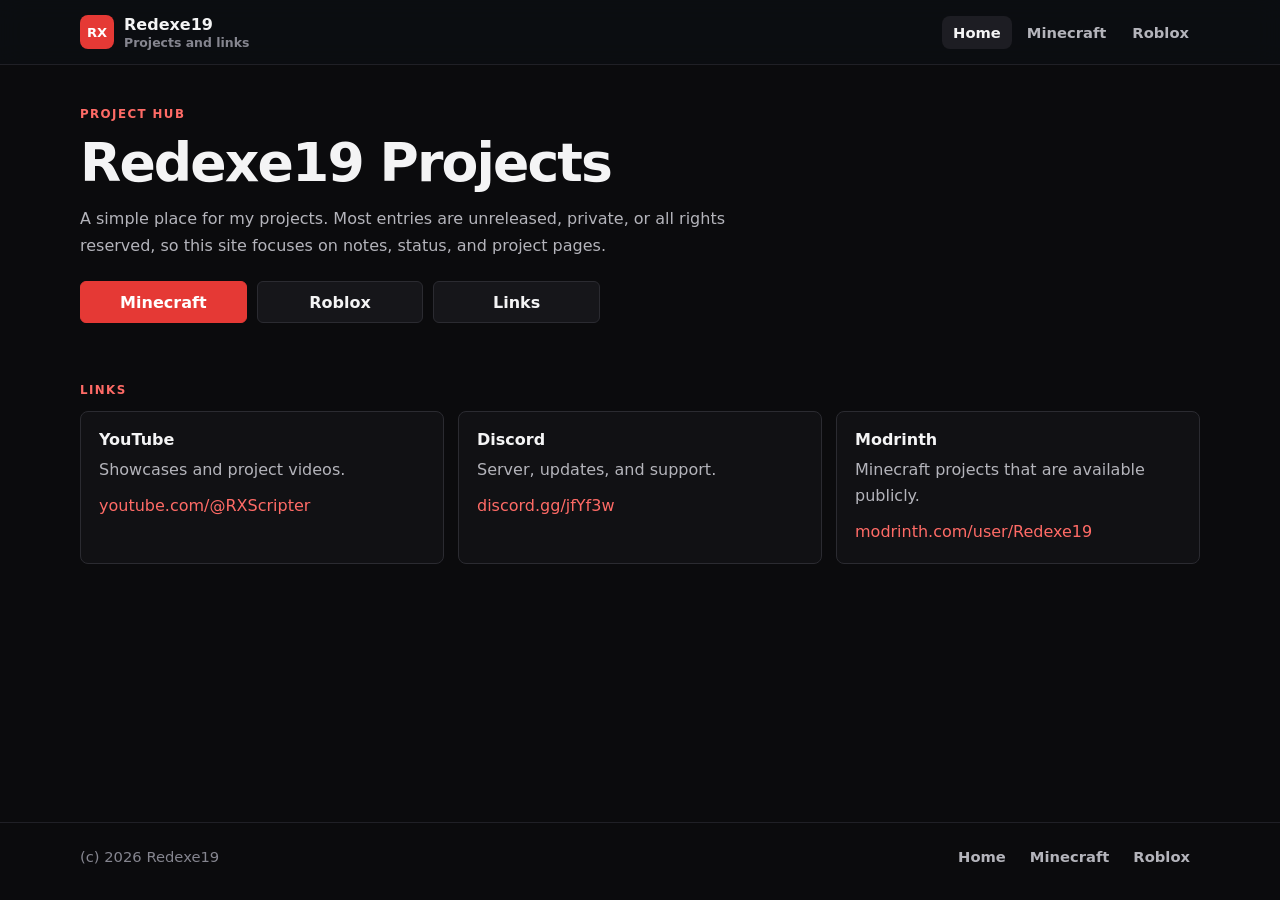
<file: index.html>
<!DOCTYPE html>
<html lang="en">
<head>
  <meta charset="UTF-8" />
  <meta name="viewport" content="width=device-width, initial-scale=1.0" />
  <title>Redexe19</title>
  <meta name="description" content="Redexe19's project hub for Minecraft, Roblox, and links." />
  <link rel="icon" type="image/svg+xml" href="assets/favicon.svg" />
  <link rel="stylesheet" href="assets/css/style.css" />
</head>
<body>
  <div class="page-shell">
    <header class="topbar">
      <div class="topbar-inner">
        <a class="brand" href="index.html">
          <span class="brand-badge">RX</span>
          <div>
            <div>Redexe19</div>
            <div class="brand-sub">Projects and links</div>
          </div>
        </a>
        <nav class="nav" aria-label="Primary navigation">
          <a class="active" href="index.html">Home</a>
          <a href="minecraft/index.html">Minecraft</a>
          <a href="roblox/index.html">Roblox</a>
        </nav>
      </div>
    </header>

    <main class="container">
      <section class="home-hero">
        <div class="home-copy">
          <p class="kicker">Project hub</p>
          <h1 class="page-title">Redexe19 Projects</h1>
          <p class="lead">
            A simple place for my projects. Most entries are unreleased, private, or all rights reserved,
            so this site focuses on notes, status, and project pages.
          </p>

          <div class="cta-row three">
            <a class="cta-btn primary" href="minecraft/index.html">Minecraft</a>
            <a class="cta-btn" href="roblox/index.html">Roblox</a>
            <a class="cta-btn" href="#links">Links</a>
          </div>
        </div>
      </section>

      <section class="section" id="links">
        <div class="section-title">Links</div>
        <div class="info-panels">
          <article class="panel">
            <h3>YouTube</h3>
            <p>Showcases and project videos.</p>
            <p><a href="https://www.youtube.com/@RXScripter" target="_blank" rel="noreferrer">youtube.com/@RXScripter</a></p>
          </article>
          <article class="panel">
            <h3>Discord</h3>
            <p>Server, updates, and support.</p>
            <p><a href="https://discord.gg/jfYf3w" target="_blank" rel="noreferrer">discord.gg/jfYf3w</a></p>
          </article>
          <article class="panel">
            <h3>Modrinth</h3>
            <p>Minecraft projects that are available publicly.</p>
            <p><a href="https://modrinth.com/user/Redexe19" target="_blank" rel="noreferrer">modrinth.com/user/Redexe19</a></p>
          </article>
        </div>
      </section>
    </main>

    <footer class="footer">
      <div class="footer-inner">
        <div>(c) 2026 Redexe19</div>
        <div class="footer-links">
          <a href="index.html">Home</a>
          <a href="minecraft/index.html">Minecraft</a>
          <a href="roblox/index.html">Roblox</a>
        </div>
      </div>
    </footer>
  </div>
</body>
</html>
</file>
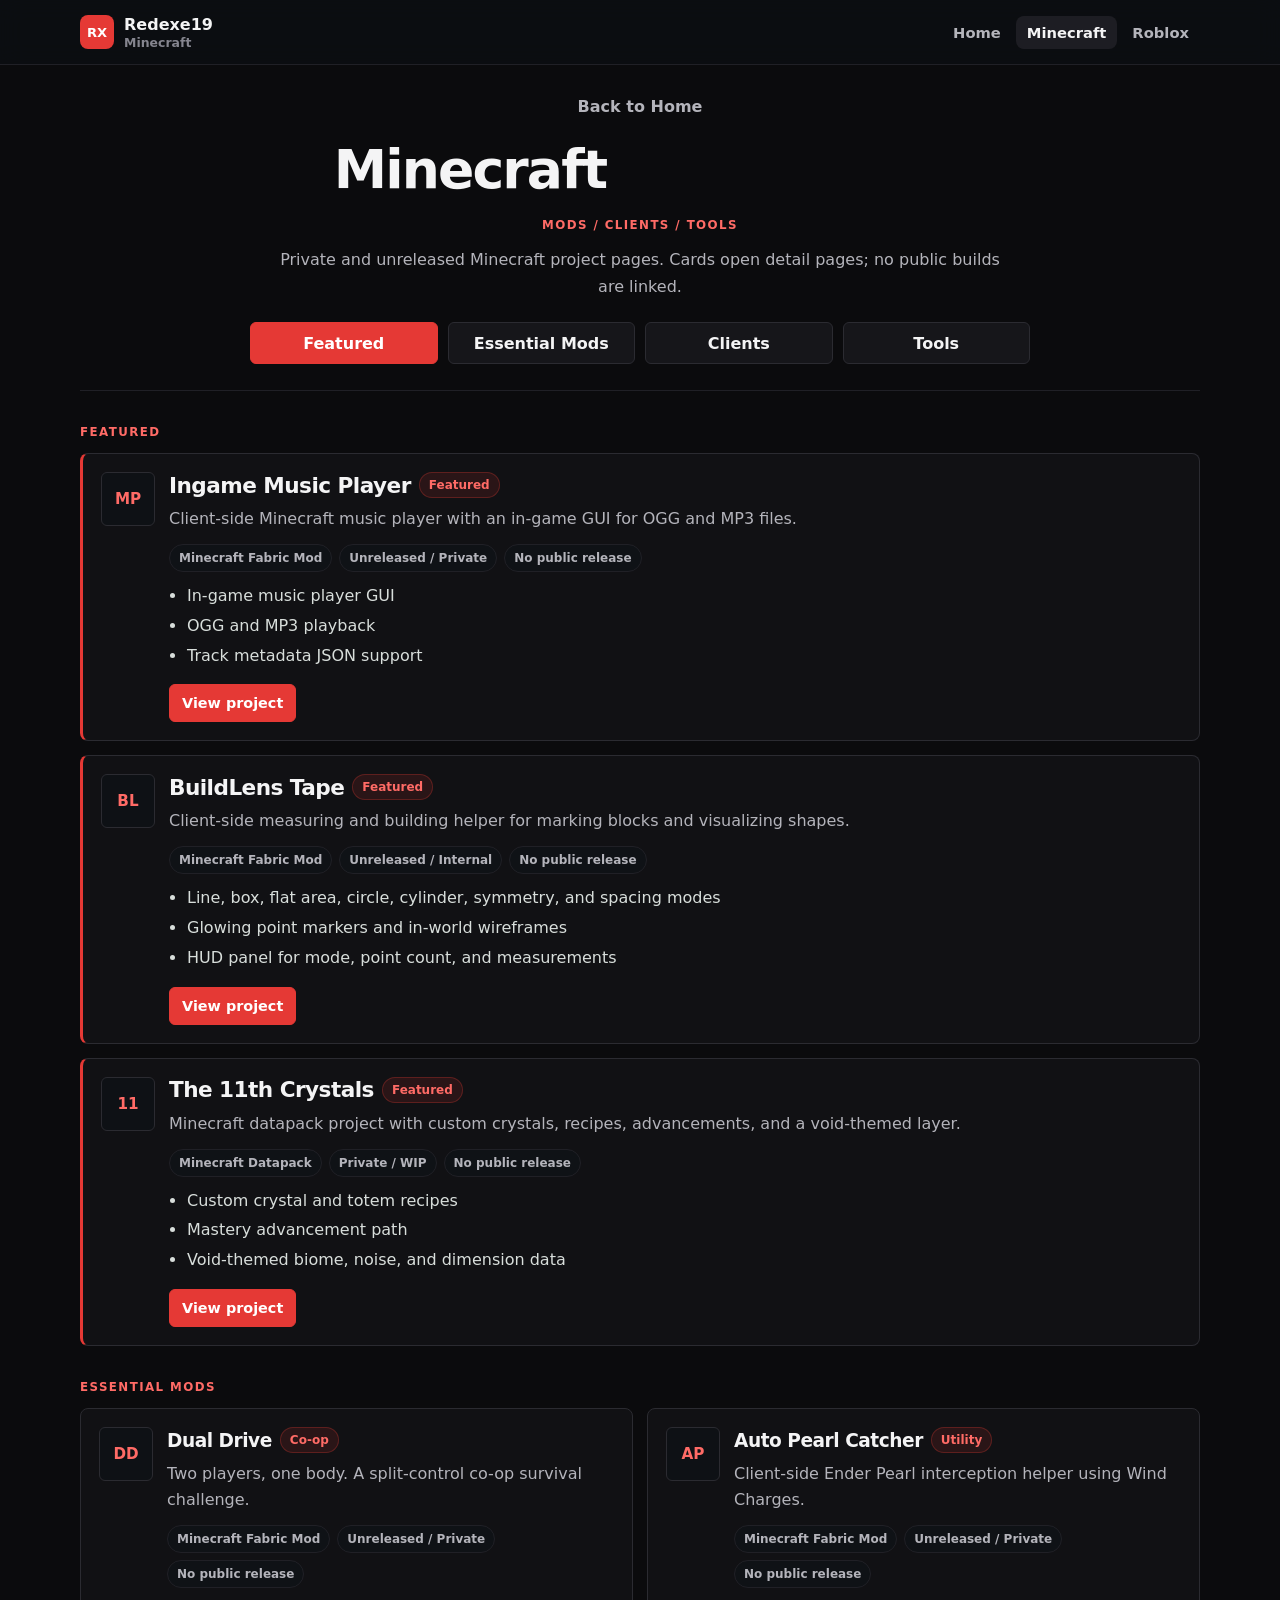
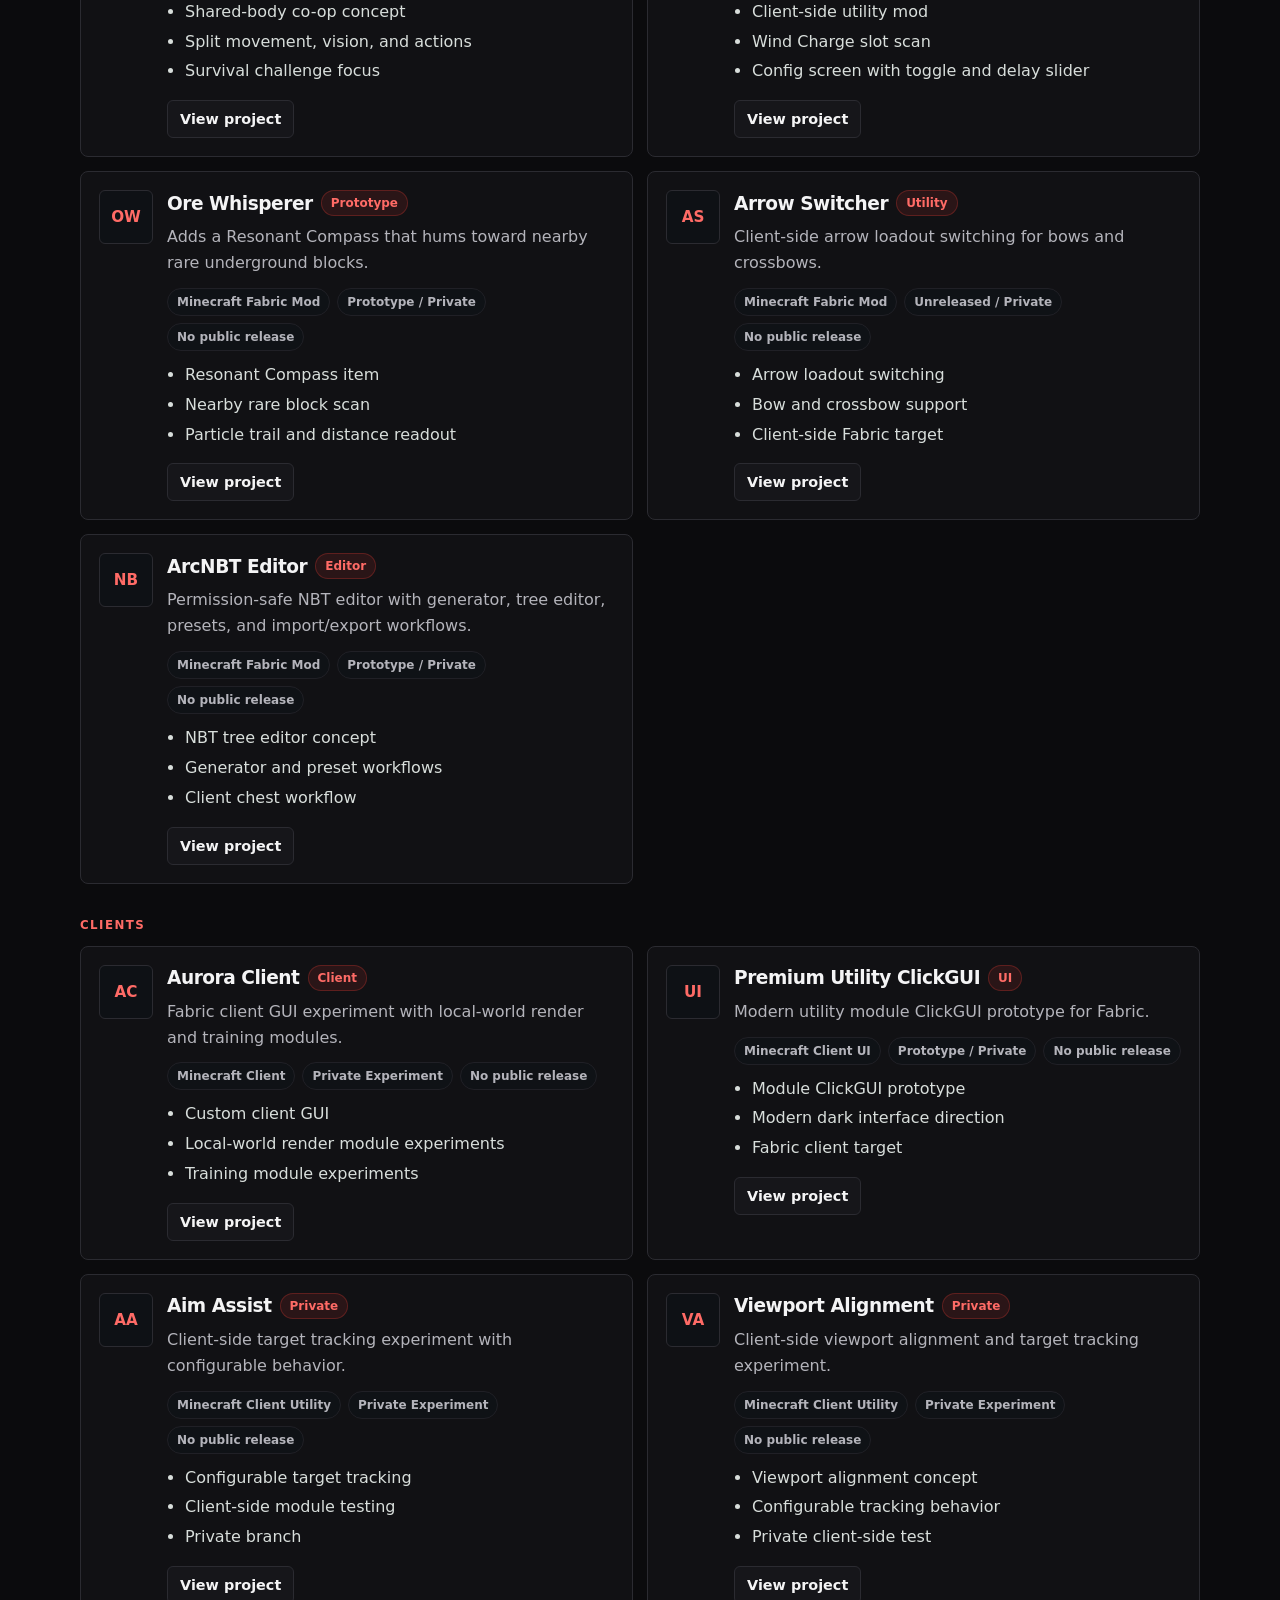
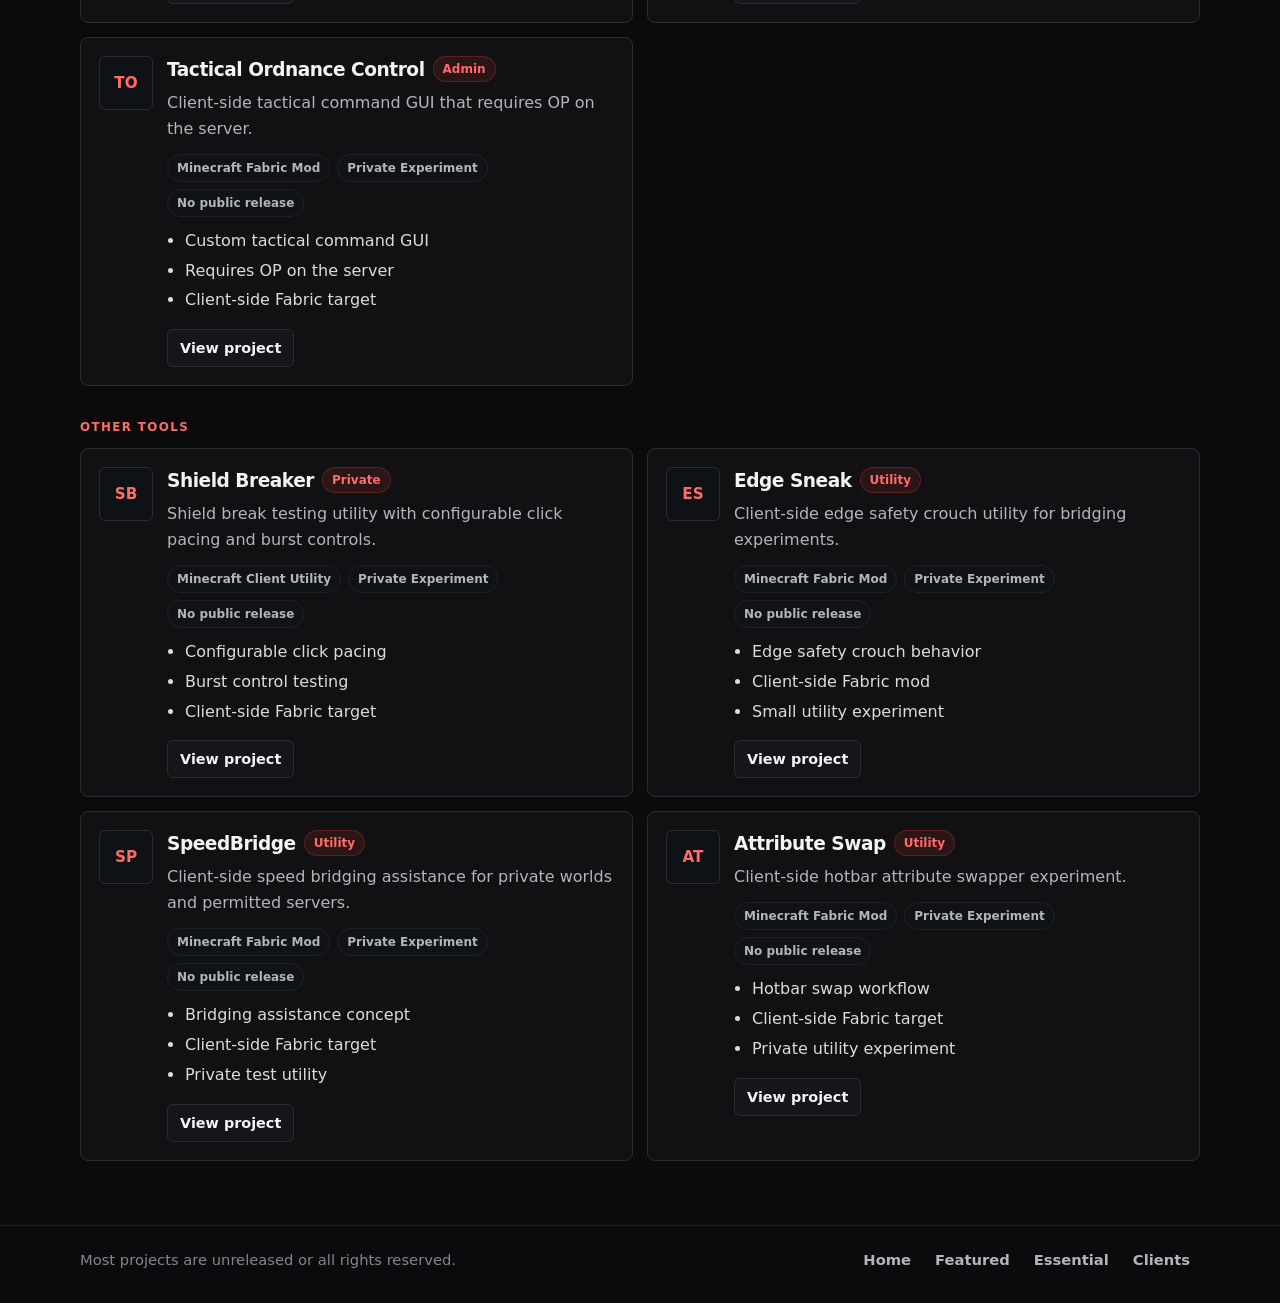
<file: minecraft/index.html>
<!DOCTYPE html>
<html lang="en">
<head>
  <meta charset="UTF-8" />
  <meta name="viewport" content="width=device-width, initial-scale=1.0" />
  <title>Redexe19 Minecraft</title>
  <meta name="description" content="Minecraft mods, clients, tools, project notes, and status pages by Redexe19." />
  <link rel="icon" type="image/svg+xml" href="../assets/favicon.svg" />
  <link rel="stylesheet" href="../assets/css/style.css" />
</head>
<body>
  <div class="page-shell">
    <header class="topbar">
      <div class="topbar-inner">
        <a class="brand" href="../index.html">
          <span class="brand-badge">RX</span>
          <div>
            <div>Redexe19</div>
            <div class="brand-sub">Minecraft</div>
          </div>
        </a>
        <nav class="nav" aria-label="Primary navigation">
          <a href="../index.html">Home</a>
          <a class="active" href="index.html">Minecraft</a>
          <a href="../roblox/index.html">Roblox</a>
        </nav>
      </div>
    </header>

    <main class="container">
      <section class="hero">
        <a class="back-link" href="../index.html">Back to Home</a>
        <h1 class="big-title red">Minecraft</h1>
        <div class="eyebrow">Mods / Clients / Tools</div>
        <p class="hero-desc">
          Private and unreleased Minecraft project pages. Cards open detail pages; no public builds are linked.
        </p>

        <div class="cta-row">
          <a class="cta-btn primary" href="#featured">Featured</a>
          <a class="cta-btn" href="#essential">Essential Mods</a>
          <a class="cta-btn" href="#clients">Clients</a>
          <a class="cta-btn" href="#tools">Tools</a>
        </div>

        <div class="divider"></div>
      </section>

      <section class="section" id="featured">
        <div class="section-title">Featured</div>
        <div id="mc-featured"></div>
      </section>

      <section class="section" id="essential">
        <div class="section-title">Essential mods</div>
        <div class="grid two" id="mc-essential"></div>
      </section>

      <section class="section" id="clients">
        <div class="section-title">Clients</div>
        <div class="grid two" id="mc-clients"></div>
      </section>

      <section class="section" id="tools">
        <div class="section-title">Other tools</div>
        <div class="grid two" id="mc-tools"></div>
      </section>
    </main>

    <footer class="footer">
      <div class="footer-inner">
        <div>Most projects are unreleased or all rights reserved.</div>
        <div class="footer-links">
          <a href="../index.html">Home</a>
          <a href="#featured">Featured</a>
          <a href="#essential">Essential</a>
          <a href="#clients">Clients</a>
        </div>
      </div>
    </footer>
  </div>

  <script src="../assets/js/renderer.js"></script>
  <script src="../assets/js/project-data.js"></script>
  <script src="../assets/js/minecraft-data.js"></script>
  <script>
    renderFeatured('mc-featured', minecraftFeatured);
    renderGrid('mc-essential', minecraftEssential);
    renderGrid('mc-clients', minecraftClients);
    renderGrid('mc-tools', minecraftTools);
  </script>
</body>
</html>
</file>
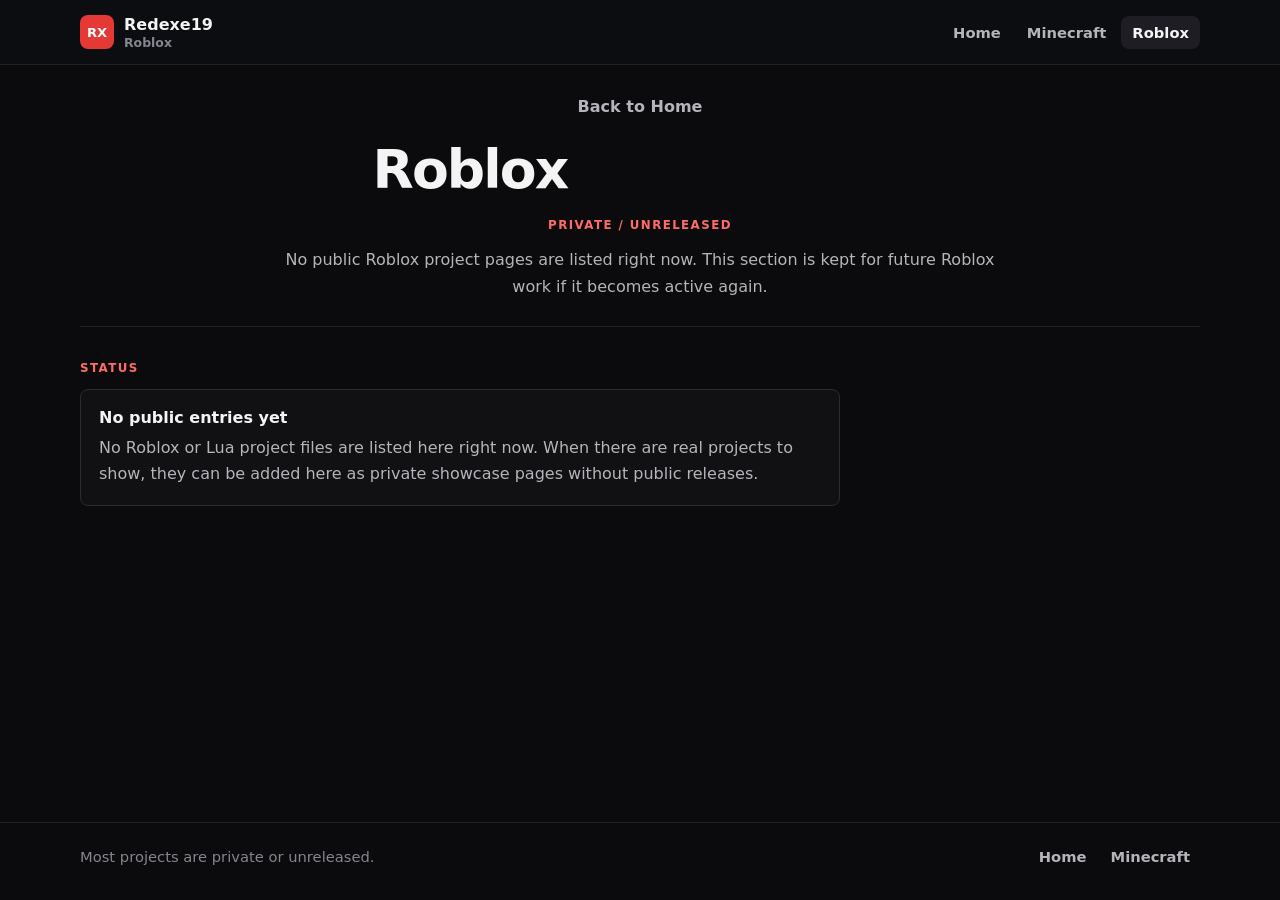
<file: roblox/index.html>
<!DOCTYPE html>
<html lang="en">
<head>
  <meta charset="UTF-8" />
  <meta name="viewport" content="width=device-width, initial-scale=1.0" />
  <title>Redexe19 Roblox</title>
  <meta name="description" content="Roblox project notes and status by Redexe19." />
  <link rel="icon" type="image/svg+xml" href="../assets/favicon.svg" />
  <link rel="stylesheet" href="../assets/css/style.css" />
</head>
<body>
  <div class="page-shell">
    <header class="topbar">
      <div class="topbar-inner">
        <a class="brand" href="../index.html">
          <span class="brand-badge">RX</span>
          <div>
            <div>Redexe19</div>
            <div class="brand-sub">Roblox</div>
          </div>
        </a>
        <nav class="nav" aria-label="Primary navigation">
          <a href="../index.html">Home</a>
          <a href="../minecraft/index.html">Minecraft</a>
          <a class="active" href="index.html">Roblox</a>
        </nav>
      </div>
    </header>

    <main class="container">
      <section class="hero">
        <a class="back-link" href="../index.html">Back to Home</a>
        <h1 class="big-title red">Roblox</h1>
        <div class="eyebrow">Private / Unreleased</div>
        <p class="hero-desc">
          No public Roblox project pages are listed right now. This section is kept for future Roblox
          work if it becomes active again.
        </p>

        <div class="divider"></div>
      </section>

      <section class="section">
        <div class="section-title">Status</div>
        <article class="panel empty-panel">
          <h3>No public entries yet</h3>
          <p>
            No Roblox or Lua project files are listed here right now. When there are real projects to show,
            they can be added here as private showcase pages without public releases.
          </p>
        </article>
      </section>
    </main>

    <footer class="footer">
      <div class="footer-inner">
        <div>Most projects are private or unreleased.</div>
        <div class="footer-links">
          <a href="../index.html">Home</a>
          <a href="../minecraft/index.html">Minecraft</a>
        </div>
      </div>
    </footer>
  </div>
</body>
</html>
</file>
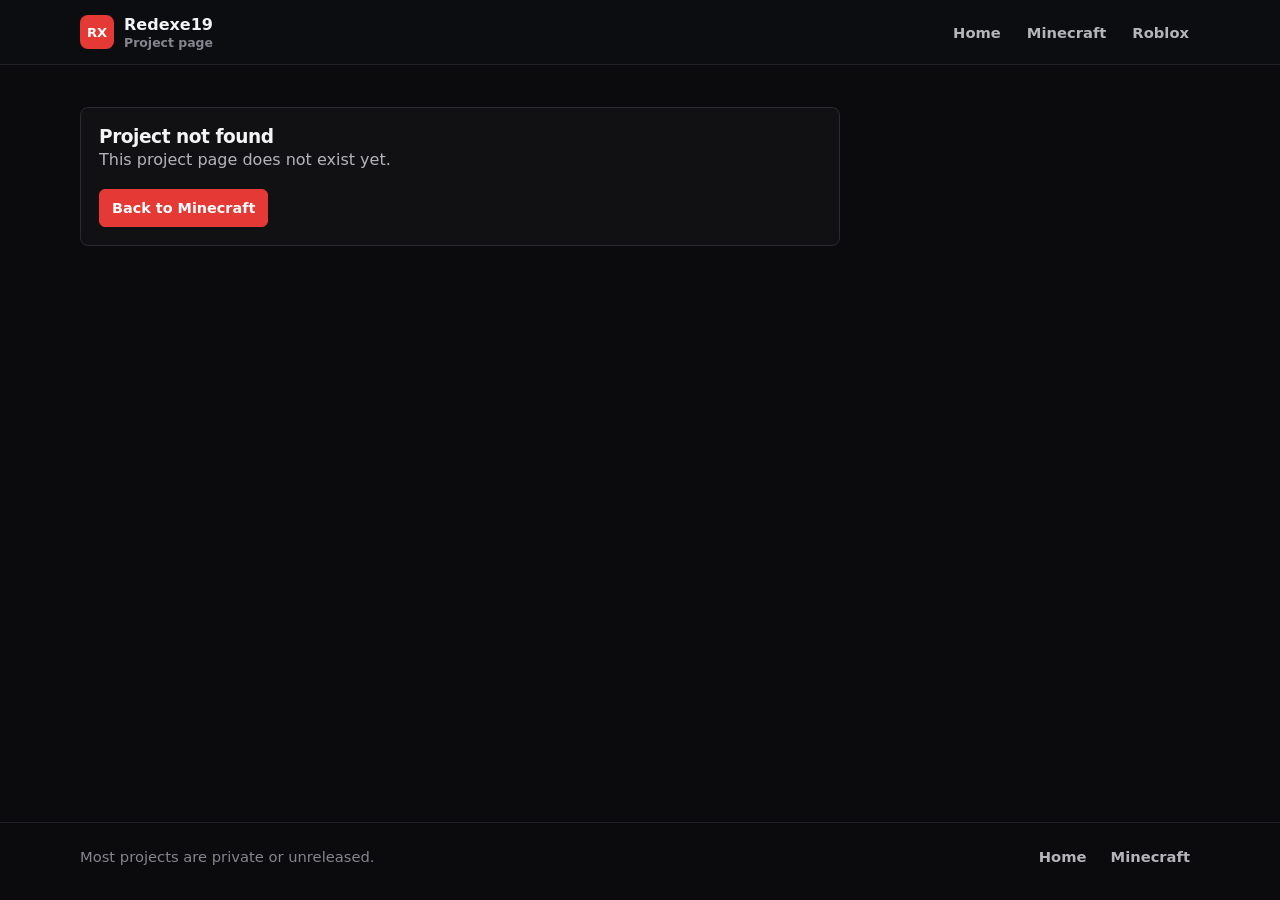
<file: project.html>
<!DOCTYPE html>
<html lang="en">
<head>
  <meta charset="UTF-8" />
  <meta name="viewport" content="width=device-width, initial-scale=1.0" />
  <title>Project - Redexe19</title>
  <meta name="description" content="Private project detail page by Redexe19." />
  <link rel="icon" type="image/svg+xml" href="assets/favicon.svg" />
  <link rel="stylesheet" href="assets/css/style.css" />
</head>
<body>
  <div class="page-shell">
    <header class="topbar">
      <div class="topbar-inner">
        <a class="brand" href="index.html">
          <span class="brand-badge">RX</span>
          <div>
            <div>Redexe19</div>
            <div class="brand-sub">Project page</div>
          </div>
        </a>
        <nav class="nav" aria-label="Primary navigation">
          <a href="index.html">Home</a>
          <a href="minecraft/index.html">Minecraft</a>
          <a href="roblox/index.html">Roblox</a>
        </nav>
      </div>
    </header>

    <main class="container">
      <section class="project-detail" id="project-detail">
        <article class="panel empty-panel">
          <h1 class="small-title">Loading project</h1>
          <p>Loading project details.</p>
        </article>
      </section>
    </main>

    <footer class="footer">
      <div class="footer-inner">
        <div>Most projects are private or unreleased.</div>
        <div class="footer-links">
          <a href="index.html">Home</a>
          <a href="minecraft/index.html">Minecraft</a>
        </div>
      </div>
    </footer>
  </div>

  <script src="assets/js/renderer.js"></script>
  <script src="assets/js/project-data.js"></script>
  <script src="assets/js/project-page.js"></script>
</body>
</html>
</file>
<file: assets/css/style.css>
:root{
  --bg:#0b0b0d;
  --surface:#111114;
  --surface-2:#16161a;
  --surface-3:#1d1d23;
  --line:#2b2b31;
  --line-soft:#202026;
  --text:#f4f4f5;
  --muted:#b4b4bb;
  --muted-2:#85858f;
  --accent:#e53935;
  --accent-2:#ff6b66;
  --accent-soft:rgba(229,57,53,.12);
  --danger:#ff6b66;
  --shadow:none;
  --radius:8px;
  --radius-sm:6px;
  --max:1120px;
}

*{box-sizing:border-box}
html{scroll-behavior:smooth}
body{
  margin:0;
  font-family:Inter, ui-sans-serif, system-ui, -apple-system, BlinkMacSystemFont, "Segoe UI", sans-serif;
  color:var(--text);
  background:var(--bg);
}
a{text-decoration:none;color:inherit}
button,input{font:inherit}

.page-shell{
  min-height:100vh;
  display:flex;
  flex-direction:column;
}

.topbar{
  position:sticky;
  top:0;
  z-index:50;
  background:rgba(13,15,18,.92);
  border-bottom:1px solid var(--line-soft);
  backdrop-filter:blur(12px);
}
.topbar-inner{
  width:min(var(--max), calc(100% - 32px));
  margin:0 auto;
  min-height:64px;
  display:flex;
  align-items:center;
  justify-content:space-between;
  gap:18px;
}
.brand{
  display:flex;
  align-items:center;
  gap:10px;
  min-width:0;
  font-weight:800;
}
.brand-badge{
  width:34px;
  height:34px;
  border-radius:8px;
  display:grid;
  place-items:center;
  color:#fff;
  background:var(--accent);
  font-size:.82rem;
  font-weight:900;
  flex:0 0 auto;
}
.brand-sub{
  color:var(--muted-2);
  font-size:.78rem;
  font-weight:650;
  margin-top:1px;
}
.nav{
  display:flex;
  align-items:center;
  flex-wrap:wrap;
  gap:4px;
}
.nav a{
  padding:8px 11px;
  border-radius:8px;
  color:var(--muted);
  font-size:.92rem;
  font-weight:700;
  transition:background .15s ease, color .15s ease;
}
.nav a:hover,
.nav a.active{
  color:var(--text);
  background:var(--surface-3);
}

.container{
  width:min(var(--max), calc(100% - 32px));
  margin:0 auto;
  flex:1;
}

.home-hero,
.hub-hero{
  display:grid;
  grid-template-columns:1fr;
  gap:18px;
  align-items:stretch;
  padding:42px 0 8px;
}
.home-copy,
.hub-main{
  min-height:100%;
  padding:0;
  border:0;
  border-radius:0;
  background:transparent;
  box-shadow:none;
}
.hub-side{
  display:grid;
  gap:14px;
  align-self:start;
}
.hub-card,
.directory-card,
.panel,
.project-card,
.featured-card{
  border:1px solid var(--line);
  border-radius:var(--radius);
  background:var(--surface);
  box-shadow:var(--shadow);
}
.hub-card,
.directory-card,
.panel,
.project-card,
.featured-card{
  transition:border-color .15s ease, transform .15s ease, background .15s ease;
}
.hub-card:hover,
.directory-card:hover,
.project-card:hover,
.featured-card:hover,
.panel:hover{
  border-color:#4a3030;
  background:var(--surface-2);
}
.directory-card,
.hub-card{
  display:flex;
  flex-direction:column;
  justify-content:flex-start;
  min-height:0;
  padding:22px;
}
.hub-card:hover,
.directory-card:hover{
  transform:translateY(-1px);
}
.hub-card h3,
.directory-card h3{
  margin:0 0 8px;
  font-size:1.15rem;
  letter-spacing:-.02em;
}
.hub-card p,
.directory-card p{
  margin:0 0 18px;
  color:var(--muted);
  line-height:1.6;
}

.kicker,
.hub-kicker,
.eyebrow,
.section-title{
  color:var(--accent-2);
  text-transform:uppercase;
  letter-spacing:.12em;
  font-size:.74rem;
  font-weight:850;
}
.kicker,
.hub-kicker{
  margin:0 0 14px;
}
.page-title,
.hub-title,
.big-title{
  margin:0;
  max-width:780px;
  font-size:clamp(2rem, 5vw, 3.35rem);
  line-height:1.04;
  letter-spacing:-.035em;
}
.hub-title span,
.big-title.red{
  color:var(--text);
  background:none;
  -webkit-text-fill-color:currentColor;
}
.lead,
.hub-text,
.hero-desc{
  max-width:720px;
  margin:14px 0 0;
  color:var(--muted);
  font-size:1rem;
  line-height:1.7;
}
.hero-desc{
  margin-left:auto;
  margin-right:auto;
  text-align:center;
}
.home-meta,
.stats{
  display:grid;
  grid-template-columns:repeat(3,1fr);
  gap:10px;
  margin-top:26px;
}
.stat{
  padding:14px;
  border:1px solid var(--line-soft);
  border-radius:var(--radius-sm);
  background:#101318;
}
.stat strong{
  display:block;
  margin-bottom:4px;
  font-size:1rem;
}
.stat span{
  color:var(--muted-2);
  font-size:.86rem;
  line-height:1.45;
}

.hero{
  padding:32px 0 0;
  text-align:center;
}
.hero.compact{
  padding:28px 0 8px;
}
.back-link{
  display:inline-flex;
  align-items:center;
  color:var(--muted);
  font-weight:700;
  margin-bottom:26px;
}
.back-link:hover{color:var(--accent-2)}
.eyebrow{
  margin:20px 0 0;
}
.cta-row{
  display:grid;
  grid-template-columns:repeat(4,1fr);
  gap:10px;
  max-width:780px;
  margin:22px auto 18px;
}
.cta-row.three{
  grid-template-columns:repeat(3,1fr);
  max-width:520px;
  margin-left:0;
  margin-right:0;
}
.cta-btn,
.action-btn{
  min-height:42px;
  display:inline-flex;
  align-items:center;
  justify-content:center;
  border:1px solid var(--line);
  border-radius:var(--radius-sm);
  background:var(--surface-2);
  color:var(--text);
  font-weight:800;
  transition:background .15s ease, border-color .15s ease, color .15s ease;
}
.cta-btn{
  padding:0 14px;
}
.action-btn{
  min-height:38px;
  padding:0 12px;
  font-size:.9rem;
}
.cta-btn:hover,
.action-btn:hover{
  border-color:#674040;
  background:var(--surface-3);
}
.cta-btn.primary,
.action-btn.white{
  background:var(--accent);
  border-color:var(--accent);
  color:#fff;
}
.cta-btn.primary:hover,
.action-btn.white:hover{
  background:var(--accent-2);
  border-color:var(--accent-2);
}
.divider{
  height:1px;
  background:var(--line-soft);
  margin:26px 0 0;
}

.section{
  padding:34px 0 0;
}
.section-title{
  margin-bottom:14px;
}
.subsection-title{
  margin:0 0 18px;
  font-size:1.35rem;
  letter-spacing:-.02em;
}
.grid,
.info-panels{
  display:grid;
  gap:14px;
}
#mc-featured,
#rb-featured{
  display:grid;
  gap:14px;
}
.grid.two{grid-template-columns:repeat(2,1fr)}
.grid.three,
.info-panels{grid-template-columns:repeat(3,1fr)}

.featured-card,
.project-card{
  padding:18px;
}
.project-link-card{
  display:block;
  color:inherit;
}
.project-link-card .action-btn{
  pointer-events:none;
}
.featured-card{
  border-left:3px solid var(--accent);
}
.project-inner{
  display:grid;
  grid-template-columns:54px minmax(0,1fr);
  gap:14px;
  align-items:start;
}
.icon-box{
  width:54px;
  height:54px;
  border:1px solid var(--line);
  border-radius:var(--radius-sm);
  background:#0e1115;
  display:grid;
  place-items:center;
  overflow:hidden;
  color:var(--accent-2);
  font-size:.95rem;
  font-weight:900;
}
.icon-box.red{
  background:#0e1115;
  color:var(--accent-2);
}
.icon-box img{
  width:100%;
  height:100%;
  object-fit:cover;
}
.card-top{
  display:flex;
  align-items:center;
  flex-wrap:wrap;
  gap:8px;
  margin-bottom:8px;
}
.card-title,
.small-title{
  margin:0;
  letter-spacing:-.025em;
}
.card-title{font-size:1.35rem}
.small-title{font-size:1.16rem}
.pill,
.meta-chip{
  display:inline-flex;
  align-items:center;
  border:1px solid var(--line-soft);
  border-radius:999px;
  background:#0f1216;
  color:var(--muted);
  font-size:.75rem;
  font-weight:800;
}
.pill{
  min-height:26px;
  padding:0 9px;
  color:var(--accent-2);
  background:var(--accent-soft);
  border-color:rgba(229,57,53,.28);
}
.meta-row{
  display:flex;
  flex-wrap:wrap;
  gap:7px;
  margin:12px 0 0;
}
.meta-chip{
  min-height:28px;
  padding:0 9px;
}
.card-desc{
  margin:0;
  color:var(--muted);
  line-height:1.62;
}
.feature-list{
  margin:12px 0 0;
  padding-left:18px;
  color:#d8dedb;
  line-height:1.55;
}
.feature-list li{
  margin:5px 0;
}
.action-row{
  display:flex;
  flex-wrap:wrap;
  gap:8px;
  margin-top:16px;
}

.panel{
  padding:18px;
}
.panel h3{
  margin:0 0 8px;
  font-size:1rem;
}
.panel p{
  margin:0;
  color:var(--muted);
  line-height:1.62;
}
.panel p + p{
  margin-top:10px;
}
.panel a{
  color:var(--accent-2);
  overflow-wrap:anywhere;
}
.empty-panel{
  max-width:760px;
}

.project-detail{
  padding:42px 0 0;
}
.project-detail-card{
  padding:28px;
  border:1px solid var(--line);
  border-radius:var(--radius);
  background:var(--surface);
  box-shadow:var(--shadow);
}
.detail-head{
  display:grid;
  grid-template-columns:72px minmax(0,1fr);
  gap:18px;
  align-items:start;
}
.detail-icon{
  width:72px;
  height:72px;
  border:1px solid var(--line);
  border-radius:var(--radius);
  display:grid;
  place-items:center;
  background:#0e1115;
  color:var(--accent-2);
  font-size:1.25rem;
  font-weight:900;
}
.detail-layout{
  display:grid;
  grid-template-columns:minmax(0,1fr) 320px;
  gap:18px;
  margin-top:28px;
}
.detail-main,
.detail-side{
  border:1px solid var(--line-soft);
  border-radius:var(--radius);
  background:#101318;
  padding:20px;
}
.detail-main h2,
.detail-side h2{
  margin:0 0 14px;
  font-size:1.1rem;
  letter-spacing:-.02em;
}
.detail-list{
  margin:0;
  padding-left:18px;
  color:#d8dedb;
  line-height:1.65;
}
.detail-list li{
  margin:7px 0;
}
.detail-meta{
  display:grid;
  gap:10px;
}
.detail-row{
  display:grid;
  gap:4px;
  padding-bottom:10px;
  border-bottom:1px solid var(--line-soft);
}
.detail-row:last-child{
  padding-bottom:0;
  border-bottom:0;
}
.detail-row span{
  color:var(--muted-2);
  font-size:.78rem;
  font-weight:800;
  text-transform:uppercase;
  letter-spacing:.08em;
}
.detail-row strong{
  color:var(--text);
  font-size:.92rem;
}
.notice{
  margin-top:18px;
  padding:16px;
  border:1px solid rgba(229,57,53,.24);
  border-radius:var(--radius-sm);
  background:var(--accent-soft);
}
.notice strong{
  display:block;
  margin-bottom:6px;
  color:var(--accent-2);
}
.notice p{
  margin:0;
  color:var(--muted);
  line-height:1.6;
}

.footer{
  border-top:1px solid var(--line-soft);
  margin-top:64px;
}
.footer-inner{
  width:min(var(--max), calc(100% - 32px));
  margin:0 auto;
  padding:18px 0 28px;
  display:flex;
  align-items:center;
  justify-content:space-between;
  gap:16px;
  color:var(--muted-2);
  font-size:.92rem;
}
.footer-links{
  display:flex;
  flex-wrap:wrap;
  gap:4px;
}
.footer-links a{
  padding:7px 10px;
  border-radius:8px;
  color:var(--muted);
  font-weight:750;
}
.footer-links a:hover{
  background:var(--surface-3);
  color:var(--text);
}

@media (max-width: 920px){
  .home-hero,
  .hub-hero,
  .info-panels{
    grid-template-columns:1fr;
  }
  .cta-row{
    grid-template-columns:repeat(2,1fr);
  }
  .grid.two,
  .grid.three,
  .detail-layout{
    grid-template-columns:1fr;
  }
}

@media (max-width: 680px){
  .topbar-inner{
    min-height:0;
    padding:12px 0;
    align-items:flex-start;
    flex-direction:column;
  }
  .nav{
    width:100%;
  }
  .nav a{
    flex:1;
    text-align:center;
  }
  .home-hero,
  .hub-hero{
    padding-top:28px;
  }
  .home-copy,
  .hub-main{
    padding:20px;
  }
  .cta-row,
  .cta-row.three,
  .home-meta,
  .stats{
    grid-template-columns:1fr;
  }
  .project-inner{
    grid-template-columns:1fr;
  }
  .icon-box{
    width:48px;
    height:48px;
  }
  .project-detail-card{
    padding:20px;
  }
  .detail-head{
    grid-template-columns:1fr;
  }
  .detail-icon{
    width:56px;
    height:56px;
  }
  .footer-inner{
    align-items:flex-start;
    flex-direction:column;
  }
}
</file>
